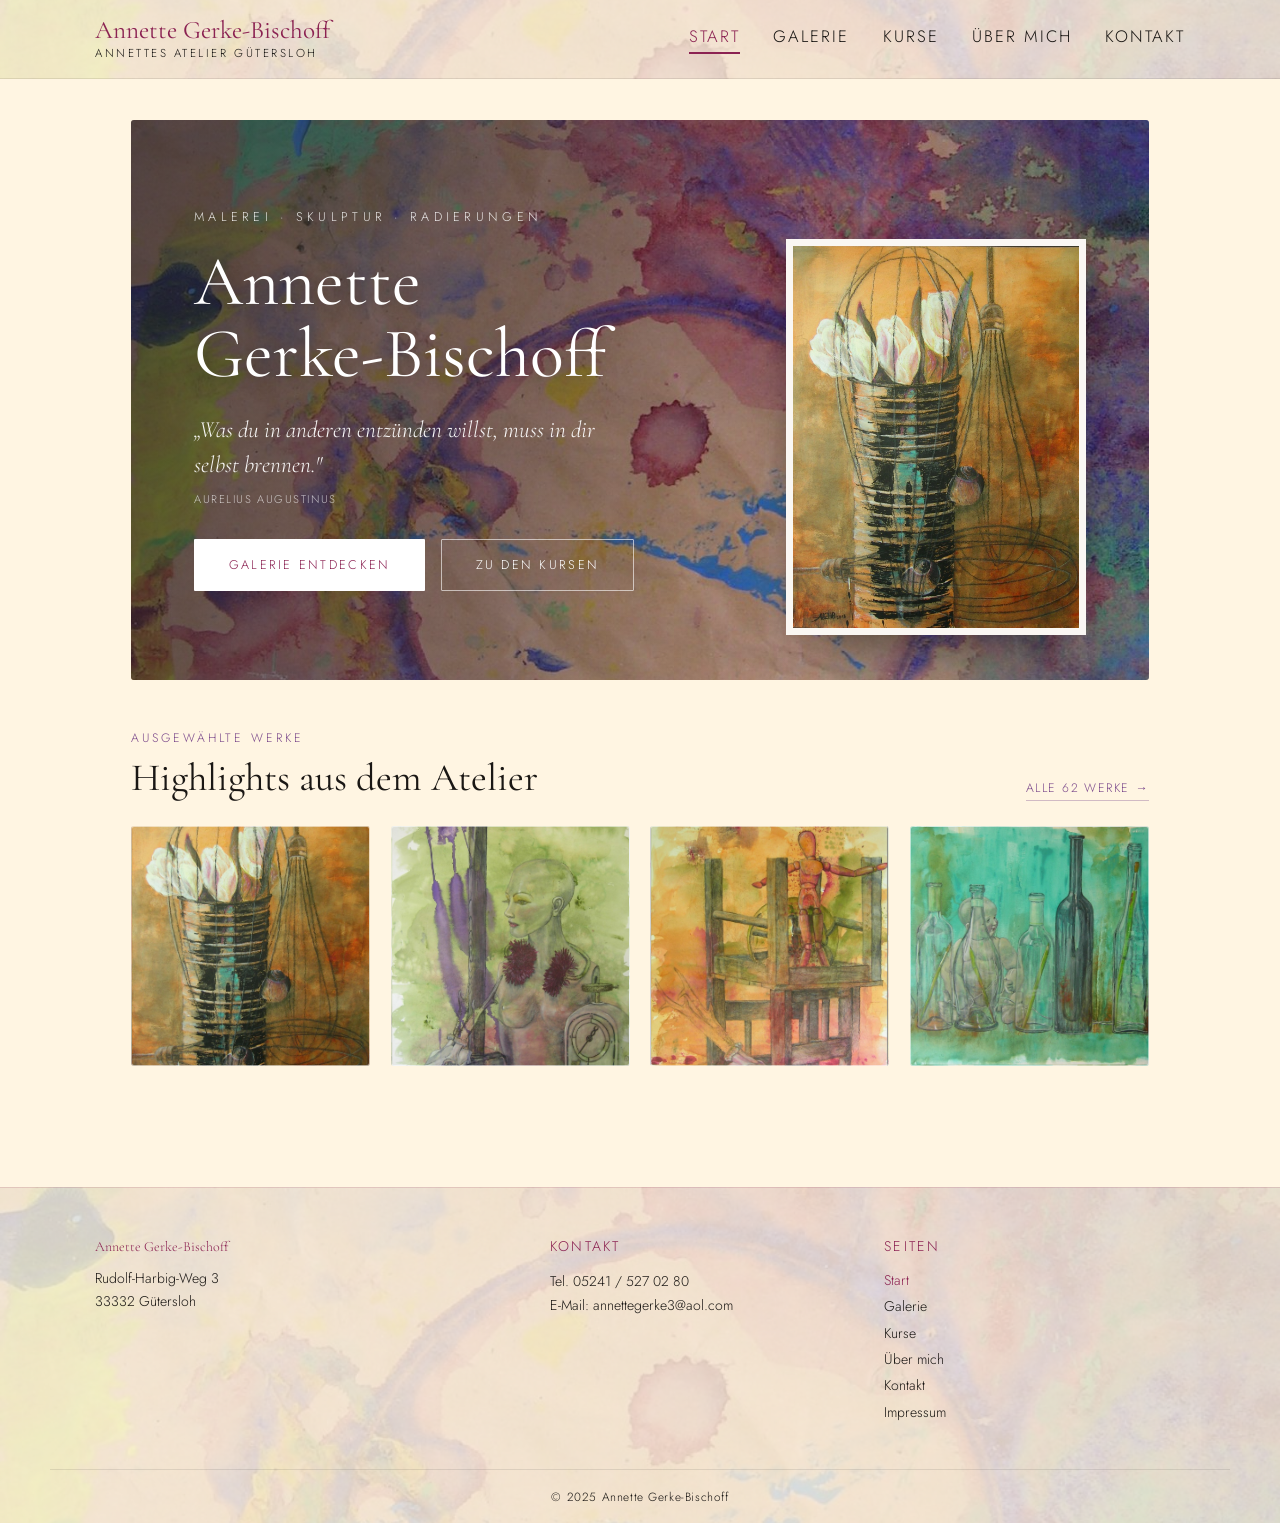
<file: index.html>
<!DOCTYPE html>
<html lang="de">
<head>
<meta name="robots" content="noindex,nofollow">
<script>window.AGB_STORE_CONFIG = {"repo":"Juliuslgbck/annette-website","branch":"inhalt","apiBase":"https://api.github.com"};</script>
<script src="demo/github-store.js"></script>
<script src="demo/demo-api.js"></script>
<meta charset="UTF-8">
<meta name="viewport" content="width=device-width, initial-scale=1.0">
<title>Annette Gerke-Bischoff</title>


<meta name="description" content="Annette Gerke-Bischoff – Malerei, Aquarell und Mischtechnik aus Gütersloh. Originalwerke aus dem eigenen Atelier entdecken und Kurse buchen.">
<link rel="canonical" href="https://annettegerkebischoff.de/">

<!-- Open Graph / Facebook -->
<meta property="og:type" content="website">
<meta property="og:site_name" content="Annette Gerke-Bischoff">
<meta property="og:locale" content="de_DE">
<meta property="og:title" content="Annette Gerke-Bischoff">
<meta property="og:description" content="Annette Gerke-Bischoff – Malerei, Aquarell und Mischtechnik aus Gütersloh. Originalwerke aus dem eigenen Atelier entdecken und Kurse buchen.">
<meta property="og:url" content="https://annettegerkebischoff.de/">
<meta property="og:image" content="https://annettegerkebischoff.de/uploads/works/11-mischtechnik-auf-papier-50-cm-x-65-cmi.jpg">

<!-- Twitter Card -->
<meta name="twitter:card" content="summary_large_image">
<meta name="twitter:title" content="Annette Gerke-Bischoff">
<meta name="twitter:description" content="Annette Gerke-Bischoff – Malerei, Aquarell und Mischtechnik aus Gütersloh. Originalwerke aus dem eigenen Atelier entdecken und Kurse buchen.">
<meta name="twitter:image" content="https://annettegerkebischoff.de/uploads/works/11-mischtechnik-auf-papier-50-cm-x-65-cmi.jpg">

<!-- Favicon -->
<link rel="icon" type="image/png" sizes="32x32" href="media/favicon/favicon-32.png">
<link rel="icon" type="image/png" sizes="16x16" href="media/favicon/favicon-16.png">
<link rel="apple-touch-icon" sizes="180x180" href="media/favicon/apple-touch-icon.png">

<link rel="stylesheet" href="assets/css/main.css?v=1794661514">

<script type="application/ld+json">
{"@context":"https://schema.org","@type":"LocalBusiness","additionalType":"https://schema.org/ArtGallery","name":"Annette Gerke-Bischoff","description":"Atelier für Malerei (Aquarell, Mischtechnik) mit Verkauf von Originalwerken sowie Mal- und Kreativkursen.","url":"https://annettegerkebischoff.de/","image":"https://annettegerkebischoff.de/uploads/works/11-mischtechnik-auf-papier-50-cm-x-65-cmi.jpg","telephone":"+49-5241-5270280","email":"annettegerke3@aol.com","address":{"@type":"PostalAddress","streetAddress":"Rudolf-Harbig-Weg 3","postalCode":"33332","addressLocality":"Gütersloh","addressCountry":"DE"},"founder":{"@type":"Person","name":"Annette Gerke-Bischoff"}}</script>
</head>
<body>
<nav id="site-nav">
  <div class="nav-inner">
    <div class="nav-brand">
      <span class="nav-brand-name">Annette Gerke-Bischoff</span>
      <span class="nav-brand-tag">Annettes Atelier Gütersloh</span>
    </div>
    <button type="button" class="nav-toggle" aria-label="Menü öffnen" aria-expanded="false" aria-controls="nav-menu">
      <svg class="icon-open" viewBox="0 0 24 24" aria-hidden="true"><path d="M4 7h16M4 12h16M4 17h10"/></svg>
      <svg class="icon-close" viewBox="0 0 24 24" aria-hidden="true"><path d="M6 6l12 12M18 6 6 18"/></svg>
    </button>
    <div class="nav-menu" id="nav-menu">
      <div class="nav-links">
                  <a href="index.html" class="active" aria-current="page">Start</a>
                  <a href="gallery.html">Galerie</a>
                  <a href="kursangebote.html">Kurse</a>
                  <a href="about.html">Über mich</a>
                  <a href="kontakt.html">Kontakt</a>
              </div>
      <div class="nav-menu-contact">
        <p class="mini-eyebrow">Atelier Gütersloh</p>
        <p>Rudolf-Harbig-Weg 3 · 33332 Gütersloh</p>
        <div class="contact-actions">
  <a href="tel:052415270280" class="act act--solid"><svg viewBox="0 0 24 24" aria-hidden="true"><path d="M5 4h4l2 5-2.5 1.5a11 11 0 0 0 5 5L15 13l5 2v4a2 2 0 0 1-2 2A16 16 0 0 1 3 6a2 2 0 0 1 2-2z"/></svg>Anrufen</a>
  <a href="mailto:annettegerke3@aol.com" class="act act--line"><svg viewBox="0 0 24 24" aria-hidden="true"><rect x="3" y="5" width="18" height="14" rx="2"/><path d="m3 7 9 6 9-6"/></svg>E-Mail</a>
</div>
      </div>
    </div>
  </div>
</nav>

<div class="site-wrap">

<!-- ══════ STARTSEITE ══════ -->
<div id="page-home" class="page active">
  <div class="hero-frame">
  <div class="home-hero">
    <div class="hero-bg"></div>
    <div class="hero-gradient"></div>
    <div class="hero-content">
      <div class="hero-text-col">
        <p class="hero-eyebrow">Malerei · Skulptur · Radierungen</p>
        <h1 class="hero-heading">Annette<br>Gerke-Bischoff</h1>
        <blockquote class="hero-subtitle">„Was du in anderen entzünden willst, muss in dir selbst brennen."<cite>Aurelius Augustinus</cite></blockquote>
        <div class="hero-ctas">
          <a href="gallery.html" class="cta-btn cta-btn--primary">Galerie entdecken</a>
          <a href="kursangebote.html" class="cta-btn cta-btn--ghost">Zu den Kursen</a>
        </div>
      </div>
      <div class="hero-img-col">
        <img src="uploads/works/11-mischtechnik-auf-papier-50-cm-x-65-cmi.jpg" alt="Ich – Mischtechnik">
      </div>
    </div>
  </div>
</div>
  <div class="highlights">
  <div class="highlights-head">
    <div>
      <p class="highlights-eyebrow">Ausgewählte Werke</p>
      <h2 class="highlights-heading">Highlights aus dem Atelier</h2>
    </div>
    <a href="gallery.html" class="highlights-link">Alle 62 Werke →</a>
  </div>
  <div class="highlights-grid">
                <a href="gallery.html?style=innenwelten&amp;work=w1" class="highlights-item" style="background-image:url('uploads/works/11-mischtechnik-auf-papier-50-cm-x-65-cmi.jpg');background-position:50% 50%" aria-label="&quot;Tulpen&quot;"></a>
                <a href="gallery.html?style=innenwelten&amp;work=w2" class="highlights-item" style="background-image:url('uploads/works/4-mischtechnik-auf-papier-50-cm-x-65-cm.jpg');background-position:50% 50%" aria-label="&quot;Aggression&quot;"></a>
                <a href="gallery.html?style=innenwelten&amp;work=w3" class="highlights-item" style="background-image:url('uploads/works/5-mischtechnik-auf-papier-50-cm-x-65-cm.jpg');background-position:50% 50%" aria-label="&quot;Leben u. Tod&quot;"></a>
                <a href="gallery.html?style=innenwelten&amp;work=w4" class="highlights-item" style="background-image:url('uploads/works/8-mischtechnik-auf-papier-50-cm-x-65-cm.jpg');background-position:50% 50%" aria-label="&quot;Lebensweg&quot;"></a>
      </div>
</div>
  </div>

</div><!-- /site-wrap -->

<footer class="site-footer">
  <div class="site-footer-cols">
    <div class="site-footer-col">
      <p class="site-footer-brand">Annette Gerke-Bischoff</p>
      <p>Rudolf-Harbig-Weg 3<br>33332 Gütersloh</p>
      <div class="contact-actions">
  <a href="tel:052415270280" class="act act--solid"><svg viewBox="0 0 24 24" aria-hidden="true"><path d="M5 4h4l2 5-2.5 1.5a11 11 0 0 0 5 5L15 13l5 2v4a2 2 0 0 1-2 2A16 16 0 0 1 3 6a2 2 0 0 1 2-2z"/></svg>Anrufen</a>
  <a href="mailto:annettegerke3@aol.com" class="act act--line"><svg viewBox="0 0 24 24" aria-hidden="true"><rect x="3" y="5" width="18" height="14" rx="2"/><path d="m3 7 9 6 9-6"/></svg>E-Mail</a>
</div>
    </div>
    <div class="site-footer-col">
      <p class="site-footer-heading">Kontakt</p>
      <p>Tel. <a href="tel:052415270280">05241 / 527 02 80</a><br>
      E-Mail: <a href="mailto:annettegerke3@aol.com">annettegerke3@aol.com</a></p>
    </div>
    <div class="site-footer-col">
      <p class="site-footer-heading">Seiten</p>
      <div class="site-footer-links">
                  <a href="index.html" class="active">Start</a>
                  <a href="gallery.html">Galerie</a>
                  <a href="kursangebote.html">Kurse</a>
                  <a href="about.html">Über mich</a>
                  <a href="kontakt.html">Kontakt</a>
                <a href="impressum.html" class="footer-impressum">Impressum</a>
      </div>
    </div>
  </div>
  <div class="site-footer-bottom">
    &copy; 2025 Annette Gerke-Bischoff
  </div>
</footer>

<script src="assets/js/common.js?v=1794661437"></script>
<script src="demo/home-live.js"></script>
</body>
</html>
</file>
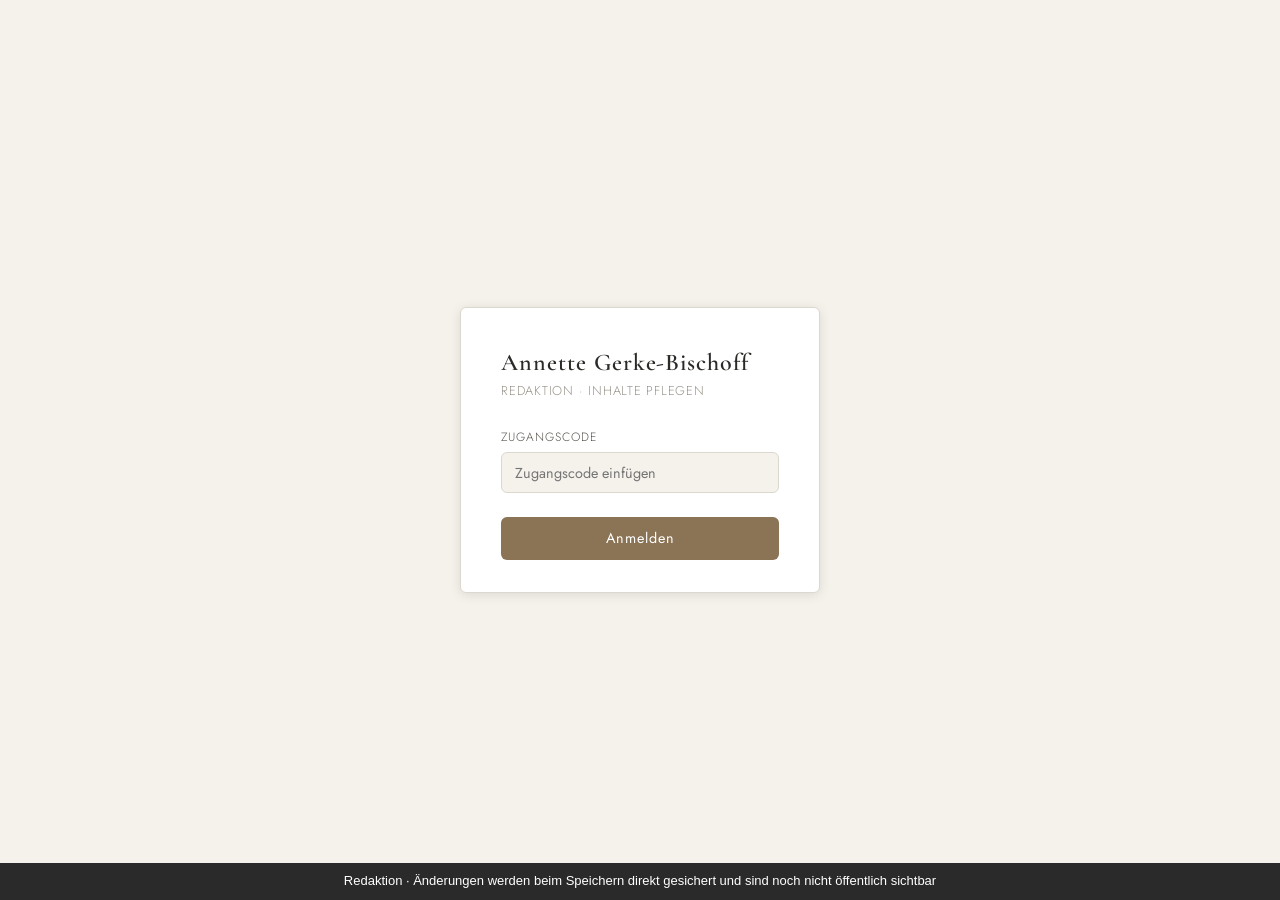
<file: admin/index.html>
<!DOCTYPE html>
<html lang="de">
<head>
<meta name="robots" content="noindex,nofollow">
<base href="../">
<script>window.AGB_STORE_CONFIG = {"repo":"Juliuslgbck/annette-website","branch":"inhalt","apiBase":"https://api.github.com"};</script>
<script src="demo/github-store.js"></script>
<script src="demo/demo-api.js"></script>
<meta charset="UTF-8">
<meta name="viewport" content="width=device-width, initial-scale=1.0">
<title>Admin · Annette Gerke-Bischoff</title>
<link rel="stylesheet" href="assets/css/fonts.css?v=1794661514">
<link rel="stylesheet" href="admin/admin.css?v=1794576632">
</head>
<body>

<!-- ══ LOGIN ══ -->
<div id="screen-login" class="screen">
  <div class="login-box">
    <div class="login-title">Annette Gerke-Bischoff</div>
    <div class="login-sub">Admin · Galerie verwalten</div>
    <div id="login-error" class="error-msg" style="display:none"></div>
    <label>Benutzername</label>
    <input type="text" id="l-user" autocomplete="username" placeholder="admin">
    <label>Passwort</label>
    <input type="password" id="l-pass" autocomplete="current-password" placeholder="••••••••">
    <button id="l-btn" onclick="doLogin()">Anmelden</button>
  </div>
</div>

<!-- ══ APP ══ -->
<div id="screen-app" class="screen" style="display:none">
  <header class="topbar">
    <div class="topbar-title">Annette Gerke-Bischoff &nbsp;<span class="topbar-sep">·</span>&nbsp; Admin</div>
    <div style="display:flex;gap:0.75rem;align-items:center">
      <button class="section-btn"        id="sbtn-startseite"    onclick="showSection('startseite',this)">Startseite</button>
      <button class="section-btn active" id="sbtn-galerie"       onclick="showSection('galerie',this)">Galerie</button>
      <button class="section-btn"        id="sbtn-kurse"         onclick="showSection('kurse',this)">Kursangebote</button>
      <button class="section-btn"        id="sbtn-ueber"         onclick="showSection('ueber',this)">Über mich</button>
      <button class="section-btn"        id="sbtn-impressum"     onclick="showSection('impressum',this)">Impressum</button>
      <button class="section-btn"        id="sbtn-einstellungen" onclick="showSection('einstellungen',this)">Einstellungen</button>
      <a class="section-btn" href="index.html" target="_blank" rel="noopener" title="Die Website in einem neuen Tab ansehen">Seite ansehen ↗</a>
      <button class="section-btn" onclick="downloadBackup()" title="Lädt data/, uploads/ und media/ als ZIP herunter">Backup herunterladen</button>
      <button class="logout-btn" onclick="doLogout()">Abmelden</button>
    </div>
  </header>

  <main class="app-main">

    <!-- ══════════ SEKTION: GALERIE ══════════ -->
    <div id="section-galerie">
      <div id="view-overview">
        <div class="view-head">
          <h2>Galerie-Stile</h2>
          <button class="btn-primary" onclick="openAddStyle()">+ Neuer Stil</button>
        </div>
        <div id="styles-list" class="styles-list"></div>
      </div>
      <div id="view-works" style="display:none">
        <div class="view-head">
          <button class="back-btn" onclick="showOverview()">
            <svg viewBox="0 0 24 24" width="18" height="18"><polyline points="15 18 9 12 15 6" stroke="currentColor" stroke-width="2" fill="none"/></svg>
            Alle Stile
          </button>
          <h2 id="works-style-title"></h2>
          <button class="btn-primary" onclick="openAddWork()">+ Werk hinzufügen</button>
        </div>
        <div id="works-list" class="works-list"></div>
      </div>
    </div>

    <!-- ══════════ SEKTION: STARTSEITE (Reihenfolge wie auf der Website) ══════════ -->
    <div id="section-startseite" style="display:none">
      <div class="view-head">
        <h2>Highlights</h2>
        <button class="btn-primary" id="highlight-add-btn" onclick="openHighlightPicker()">+ Werk auswählen</button>
      </div>
      <p class="section-hint">Bis zu <span id="max-highlights">4</span> Werke aus der Galerie, die auf der Startseite als „Highlights aus dem Atelier“ gezeigt werden. Ist nichts ausgewählt, zeigt die Startseite automatisch die ersten Werke.</p>
      <div id="highlights-list" class="works-list"></div>
      <div id="home-error" class="error-msg" style="display:none;margin-top:1rem"></div>

      <div class="view-head" style="margin-top:2.5rem">
        <h2>Aktuelles</h2>
        <button class="btn-primary" onclick="openNewsModal()">+ Eintrag hinzufügen</button>
      </div>
      <p class="section-hint">Ausstellungen, Specials, Gutscheine … Ein Eintrag erscheint auf der Startseite unter den Highlights, solange das heutige Datum im Zeitraum liegt, und verschwindet danach von selbst. Gibt es keinen aktiven Eintrag, fehlt der ganze Bereich „Aktuelles“.</p>
      <div id="news-list" class="works-list"></div>
    </div>

    <!-- ══════════ SEKTION: KURSANGEBOTE ══════════ -->
    <div id="section-kurse" style="display:none">
      <div class="view-head" style="margin-bottom:1.5rem">
        <h2>Kursangebote bearbeiten</h2>
        <button class="btn-primary" onclick="saveCourses()">Änderungen speichern</button>
      </div>

      <!-- Kurs-Tabs im Admin -->
      <div class="kurs-admin-tabs">
        <button class="kurs-admin-tab active" onclick="switchCourseTab('mal',this)">Mal- &amp; Kreativkurse</button>
        <button class="kurs-admin-tab"        onclick="switchCourseTab('geb',this)">Kindergeburtstage</button>
        <button class="kurs-admin-tab"        onclick="switchCourseTab('atel',this)">Das Atelier</button>
      </div>

      <!-- ── Tab: Mal- & Kreativkurse (Aufbau wie die Kursseite) ── -->
      <div class="kurs-admin-panel active" id="cadmin-mal">
        <div class="mirror">
          <p class="mirror-hint">Der Aufbau entspricht der Kursseite. Zum Ändern direkt in einen Text klicken.</p>

          <div class="mirror-intro">
            <input class="mirror-eyebrow" type="text" id="k-eyebrow" placeholder="Kleiner Hinweistext über der Überschrift">
            <input class="mirror-title" type="text" id="k-title" placeholder="Titel">
            <textarea class="mirror-text" id="k-desc" rows="2" placeholder="Beschreibung"></textarea>
          </div>

          <div id="kurs-boxen" class="mirror-boxes"></div>

          <h4 class="mirror-heading">Slideshow: Werke aus den Kursen</h4>
          <p class="section-hint" style="margin-top:0">Läuft auf der Kursseite direkt über dem Kalender automatisch durch. Bilder hinzufügen (mehrere auf einmal möglich) und mit den Pfeilen ordnen. Ohne Bilder wird die Slideshow nicht angezeigt.</p>
          <div id="slideshow-list"></div>
          <input type="file" id="slide-file" accept="image/*" multiple style="display:none" onchange="addSlides(this)">
          <small id="slideshow-status"></small>

          <div class="mirror-calbar">
            <button class="btn-primary" onclick="openKalenderModal()">Kalender bearbeiten …</button>
            <span id="kal-summary"></span>
          </div>

          <textarea class="mirror-note" id="k-hint" rows="3" placeholder="Hinweis (Fußnote)"></textarea>

          <h4 class="mirror-heading">Preise</h4>
          <div id="preise-list" class="mirror-price-grid"></div>

          <div id="einzeln-list"></div>

          <h4 class="mirror-heading">Gutschein / Spezialangebot</h4>
          <p class="section-hint" style="margin-top:0">Kleiner Hinweisblock unter der Privatstunden-Tabelle, z. B. für ein Weihnachtsspecial oder Gutscheine. Er erscheint nur, solange das heutige Datum im Zeitraum liegt, und nur, wenn ein Text eingetragen ist.</p>
          <div id="angebot-box"></div>
        </div>
      </div>

      <!-- ── Tab: Geburtstage ── -->
      <div class="kurs-admin-panel" id="cadmin-geb">
        <div class="mirror">
          <p class="mirror-hint">Der Aufbau entspricht der Kursseite. Zum Ändern direkt in einen Text klicken.</p>
          <div class="mirror-intro">
            <input class="mirror-eyebrow" type="text" id="g-eyebrow" placeholder="Kleiner Hinweistext über der Überschrift">
            <input class="mirror-title" type="text" id="g-title" placeholder="Titel">
            <textarea class="mirror-text" id="g-desc" rows="2" placeholder="Beschreibung"></textarea>
          </div>
          <textarea class="mirror-text" id="g-text1" rows="2" placeholder="Absatz 1"></textarea>
          <textarea class="mirror-text" id="g-text2" rows="2" placeholder="Absatz 2"></textarea>
          <textarea class="mirror-text" id="g-text3" rows="2" placeholder="Absatz 3"></textarea>
          <h4 class="mirror-heading">Preise</h4>
          <div id="geb-preise-list" class="mirror-price-grid"></div>
        </div>
      </div>

      <!-- ── Tab: Atelier ── -->
      <div class="kurs-admin-panel" id="cadmin-atel">
        <div class="mirror">
          <p class="mirror-hint">Der Aufbau entspricht der Kursseite. Zum Ändern direkt in einen Text klicken.</p>
          <div class="mirror-intro">
            <input class="mirror-eyebrow" type="text" id="a-eyebrow" placeholder="Kleiner Hinweistext über der Überschrift">
            <input class="mirror-title" type="text" id="a-title" placeholder="Titel">
            <textarea class="mirror-text" id="a-desc" rows="2" placeholder="Beschreibung"></textarea>
          </div>
          <textarea class="mirror-text" id="a-text1" rows="3" placeholder="Absatz 1"></textarea>
          <textarea class="mirror-text" id="a-text2" rows="2" placeholder="Absatz 2"></textarea>
        </div>
      </div>

      <div id="courses-error" class="error-msg" style="display:none;margin-top:1rem"></div>
      <div style="margin-top:1.5rem;padding-top:1rem;border-top:1px solid var(--line);text-align:right">
        <button class="btn-primary" onclick="saveCourses()">Änderungen speichern</button>
      </div>
    </div>

    <!-- ══════════ SEKTION: ÜBER MICH ══════════ -->
    <div id="section-ueber" style="display:none">
      <div class="view-head" style="margin-bottom:1.5rem">
        <h2>Über mich</h2>
        <button class="btn-primary" onclick="savePages('about')">Änderungen speichern</button>
      </div>
      <div class="mirror" id="ueber-editor"><p class="mirror-hint">Wird geladen …</p></div>
      <div id="pages-error-ueber" class="error-msg" style="display:none;margin-top:1rem"></div>
      <div style="margin-top:1.5rem;padding-top:1rem;border-top:1px solid var(--line);text-align:right">
        <button class="btn-primary" onclick="savePages('about')">Änderungen speichern</button>
      </div>
    </div>

    <!-- ══════════ SEKTION: IMPRESSUM ══════════ -->
    <div id="section-impressum" style="display:none">
      <div class="view-head" style="margin-bottom:1.5rem">
        <h2>Impressum &amp; Datenschutz</h2>
        <button class="btn-primary" onclick="savePages('impressum')">Änderungen speichern</button>
      </div>
      <div class="mirror" id="impressum-editor"><p class="mirror-hint">Wird geladen …</p></div>
      <div id="pages-error-impressum" class="error-msg" style="display:none;margin-top:1rem"></div>
      <div style="margin-top:1.5rem;padding-top:1rem;border-top:1px solid var(--line);text-align:right">
        <button class="btn-primary" onclick="savePages('impressum')">Änderungen speichern</button>
      </div>
    </div>

    <!-- ══════════ SEKTION: EINSTELLUNGEN ══════════ -->
    <div id="section-einstellungen" style="display:none">
      <div class="view-head" style="margin-bottom:1.5rem">
        <h2>Einstellungen</h2>
        <button class="btn-primary" onclick="saveSettings()">Änderungen speichern</button>
      </div>
      <div class="ca-section">
        <h4>KI-Textstil</h4>
        <p style="font-size:0.78rem;color:var(--ink-f);margin-bottom:0.75rem">Dieser Standard-Ton wird bei jeder KI-Beschreibung verwendet. Zusätzlich kann pro Werk ein spezifischer Kontext ergänzt werden.</p>
        <div class="form-row"><label>Standard-Stilhinweise</label><textarea id="set-ai-style-notes" rows="3"></textarea></div>
      </div>
      <div id="settings-error" class="error-msg" style="display:none;margin-top:1rem"></div>
    </div>

  </main>
</div>

<!-- ══ MODALS Galerie ══ -->
<div id="modal-work" class="modal-overlay" style="display:none" onclick="closeWorkModal(event)">
  <div class="modal-box">
    <h3 id="modal-work-title">Werk hinzufügen</h3>
    <div class="form-row"><label>Stil *</label><select id="w-style"></select></div>
    <div class="form-row"><label>Titel *</label><input type="text" id="w-title" placeholder='z.B. „Lebensweg"'></div>
    <div class="form-row"><label>Technik &amp; Maße</label><input type="text" id="w-technique" placeholder="z.B. Aquarell · 50×65 cm"></div>
    <div class="form-row"><label>Preis</label><input type="text" id="w-price" placeholder="z.B. 450 € oder auf Anfrage (optional)"></div>
    <div class="form-row">
      <label>Beschreibung</label>
      <textarea id="w-desc" rows="3"></textarea>
      <input type="text" id="w-ai-context" placeholder="Zusätzlicher Kontext für die KI zu diesem Werk (optional)" style="margin-top:.4rem">
      <button type="button" id="w-ai-suggest" class="btn-ai-suggest" onclick="generateDescription()">✨ KI-Vorschlag</button>
      <small id="w-ai-status" class="ai-status"></small>
    </div>
    <div class="form-row">
      <label>Bilder * (mindestens eines, die Reihenfolge bestimmt das Vorschaubild)</label>
      <div id="work-images-grid" class="work-images-grid" style="display:none"></div>
      <div class="upload-area" id="upload-area" onclick="document.getElementById('w-file').click()">
        <input type="file" id="w-file" accept="image/*" multiple style="display:none" onchange="handleFileSelect(this)">
        <div id="upload-placeholder"><svg viewBox="0 0 24 24" width="32" height="32"><path d="M21 15v4a2 2 0 0 1-2 2H5a2 2 0 0 1-2-2v-4" stroke="currentColor" stroke-width="1.5" fill="none"/><polyline points="17 8 12 3 7 8" stroke="currentColor" stroke-width="1.5" fill="none"/><line x1="12" y1="3" x2="12" y2="15" stroke="currentColor" stroke-width="1.5"/></svg><span>Bilder hierher ziehen oder klicken</span><small>JPG, PNG, WEBP · max. 10 MB · Mehrfachauswahl möglich</small></div>
      </div>
      <div id="upload-status" class="upload-status" style="display:none"></div>
    </div>
    <div class="form-row"><label class="checkbox-label"><input type="checkbox" id="w-sold"> Werk ist verkauft</label></div>
    <div id="modal-error" class="error-msg" style="display:none"></div>
    <div class="modal-btns">
      <button class="btn-secondary" onclick="closeModal('modal-work')">Abbrechen</button>
      <button class="btn-primary" id="save-work-btn" onclick="saveWork()">Speichern</button>
    </div>
  </div>
</div>

<div id="modal-style" class="modal-overlay" style="display:none" onclick="closeStyleModal(event)">
  <div class="modal-box">
    <h3 id="modal-style-title">Neuer Stil</h3>
    <div class="form-row"><label>Name *</label><input type="text" id="s-name" placeholder="z.B. Aquarelle"></div>
    <div class="form-row"><label>Beschreibung</label><textarea id="s-desc" rows="2"></textarea></div>
    <div class="form-row">
      <label>Vorschaubild *</label>
      <div class="upload-area" id="style-upload-area" onclick="document.getElementById('s-file').click()">
        <input type="file" id="s-file" accept="image/*" style="display:none" onchange="handleStyleFileSelect(this)">
        <div id="style-upload-placeholder"><svg viewBox="0 0 24 24" width="32" height="32"><path d="M21 15v4a2 2 0 0 1-2 2H5a2 2 0 0 1-2-2v-4" stroke="currentColor" stroke-width="1.5" fill="none"/><polyline points="17 8 12 3 7 8" stroke="currentColor" stroke-width="1.5" fill="none"/><line x1="12" y1="3" x2="12" y2="15" stroke="currentColor" stroke-width="1.5"/></svg><span>Bild auswählen</span></div>
        <div id="style-preview-wrap" class="focus-picker" style="display:none">
          <img id="style-upload-preview" alt="Vorschau">
          <div id="style-preview-marker" class="focus-marker"></div>
        </div>
      </div>
      <div id="style-current-wrap" style="display:none">
        <small>Die Stil-Kacheln sind quadratisch. Verschiebe den hellen Rahmen mit gedrückter Maustaste (am Handy mit dem Finger) an die Stelle, die zu sehen sein soll:</small><br>
        <div id="style-current-picker" class="focus-picker">
          <img id="style-current-thumb" style="max-height:280px;max-width:100%;margin-top:4px;" alt="">
          <div id="style-current-marker" class="focus-marker"></div>
        </div>
      </div>
      <input type="hidden" id="s-thumb-position" value="">
    </div>
    <div id="modal-style-error" class="error-msg" style="display:none"></div>
    <div class="modal-btns">
      <button class="btn-secondary" onclick="closeModal('modal-style')">Abbrechen</button>
      <button class="btn-primary" onclick="saveStyle()">Speichern</button>
    </div>
  </div>
</div>

<!-- ══ MODAL Kalender ══ -->
<div id="modal-kal" class="modal-overlay" style="display:none" onclick="if (event.target === this) cancelKalenderModal()">
  <div class="modal-box modal-box-wide">
    <h3>Kalender bearbeiten</h3>
    <p class="section-hint" style="margin-top:0">Die Kurse laufen jede Woche an ihrem Wochentag weiter (Wochentag und Uhrzeit stellst du direkt in den Kurs-Boxen ein). Gesetzliche Feiertage in NRW entfallen automatisch – diese Tage bleiben im Kalender einfach weiß.</p>

    <h4 class="modal-sub">Laufzeit der Kurse</h4>
    <div id="kal-laufzeit"></div>

    <h4 class="modal-sub">Ausfälle</h4>
    <p class="section-hint" style="margin-top:0">Einmalige Ausnahmen (z. B. Krankheit oder Ferien). Für mehrere Tage am Stück „bis“ ausfüllen.</p>
    <div id="kal-ausfaelle"></div>
    <button class="btn-secondary" onclick="addAusfall()">+ Ausfall hinzufügen</button>

    <h4 class="modal-sub">Besondere Termine</h4>
    <p class="section-hint" style="margin-top:0">Außerplanmäßige Termine, z. B. ein Workshop. Sie erscheinen im Kalender in der gewählten Farbe und darunter als Hinweis.</p>
    <div id="kal-specials"></div>
    <button class="btn-secondary" onclick="addSpecial()">+ Besonderen Termin hinzufügen</button>

    <div id="modal-kal-error" class="error-msg" style="display:none;margin-top:1rem"></div>
    <div class="modal-btns">
      <button class="btn-secondary" onclick="cancelKalenderModal()">Abbrechen</button>
      <button class="btn-primary" onclick="saveKalenderModal()">Speichern</button>
    </div>
  </div>
</div>

<!-- ══ MODALS Startseite ══ -->
<div id="modal-news" class="modal-overlay" style="display:none" onclick="if (event.target === this) closeModal('modal-news')">
  <div class="modal-box">
    <h3 id="modal-news-title">Aktuelles: Eintrag hinzufügen</h3>
    <div class="form-row"><label>Überschrift *</label><input type="text" id="n-title" placeholder="z.B. Ausstellung im Kunstverein"></div>
    <div class="form-row"><label>Kurzer Text</label><textarea id="n-text" rows="3" placeholder="Worum geht es? Ein, zwei Sätze genügen."></textarea></div>
    <div class="form-row">
      <label>Bild *</label>
      <div class="upload-area" onclick="document.getElementById('n-file').click()">
        <input type="file" id="n-file" accept="image/*" style="display:none" onchange="handleNewsFile(this)">
        <img id="n-preview" alt="Vorschau" style="display:none">
        <div id="n-placeholder"><span>Bild auswählen</span><small>JPG, PNG, WEBP · max. 10 MB</small></div>
      </div>
    </div>
    <div class="form-row"><label>Von (Beginn, wird klein angezeigt – leer = sofort sichtbar)</label><input type="date" id="n-from"></div>
    <div class="form-row"><label>Bis (letzter Tag – danach wird der Eintrag ausgeblendet; leer = unbefristet)</label><input type="date" id="n-to"></div>
    <div id="modal-news-error" class="error-msg" style="display:none"></div>
    <div class="modal-btns">
      <button class="btn-secondary" onclick="closeModal('modal-news')">Abbrechen</button>
      <button class="btn-primary" id="save-news-btn" onclick="saveNews()">Speichern</button>
    </div>
  </div>
</div>

<div id="modal-pick" class="modal-overlay" style="display:none" onclick="if (event.target === this) closeModal('modal-pick')">
  <div class="modal-box modal-box-wide">
    <h3>Highlights auswählen</h3>
    <p class="section-hint" id="pick-hint"></p>
    <div class="form-row"><label>Stil</label><select id="pick-style" onchange="renderPickGrid()"></select></div>
    <div id="pick-grid" class="pick-grid"></div>
    <div class="modal-btns">
      <button class="btn-primary" onclick="closeModal('modal-pick')">Fertig</button>
    </div>
  </div>
</div>

<div id="modal-focus" class="modal-overlay" style="display:none" onclick="if (event.target === this) closeModal('modal-focus')">
  <div class="modal-box">
    <h3>Ausschnitt für die Startseite</h3>
    <p class="section-hint" style="margin-top:0">Die Highlights werden quadratisch gezeigt. Verschiebe den hellen Rahmen mit gedrückter Maustaste (am Handy mit dem Finger) an die Stelle, die zu sehen sein soll.</p>
    <div class="focus-row">
      <div class="focus-picker" id="focus-picker">
        <img id="focus-img" alt="">
        <div id="focus-marker" class="focus-marker"></div>
      </div>
      <div class="focus-preview-wrap">
        <small>So sieht es aus:</small>
        <div id="focus-preview" class="focus-preview"></div>
      </div>
    </div>
    <div id="modal-focus-error" class="error-msg" style="display:none"></div>
    <div class="modal-btns">
      <button class="btn-secondary" onclick="closeModal('modal-focus')">Abbrechen</button>
      <button class="btn-primary" onclick="saveHighlightFocus()">Speichern</button>
    </div>
  </div>
</div>

<div id="toast" class="toast" style="display:none"></div>
<script src="assets/js/angebot.js?v=1794661437"></script>
<script src="admin/admin.js?v=1794576632"></script>
</body>
</html>
</file>
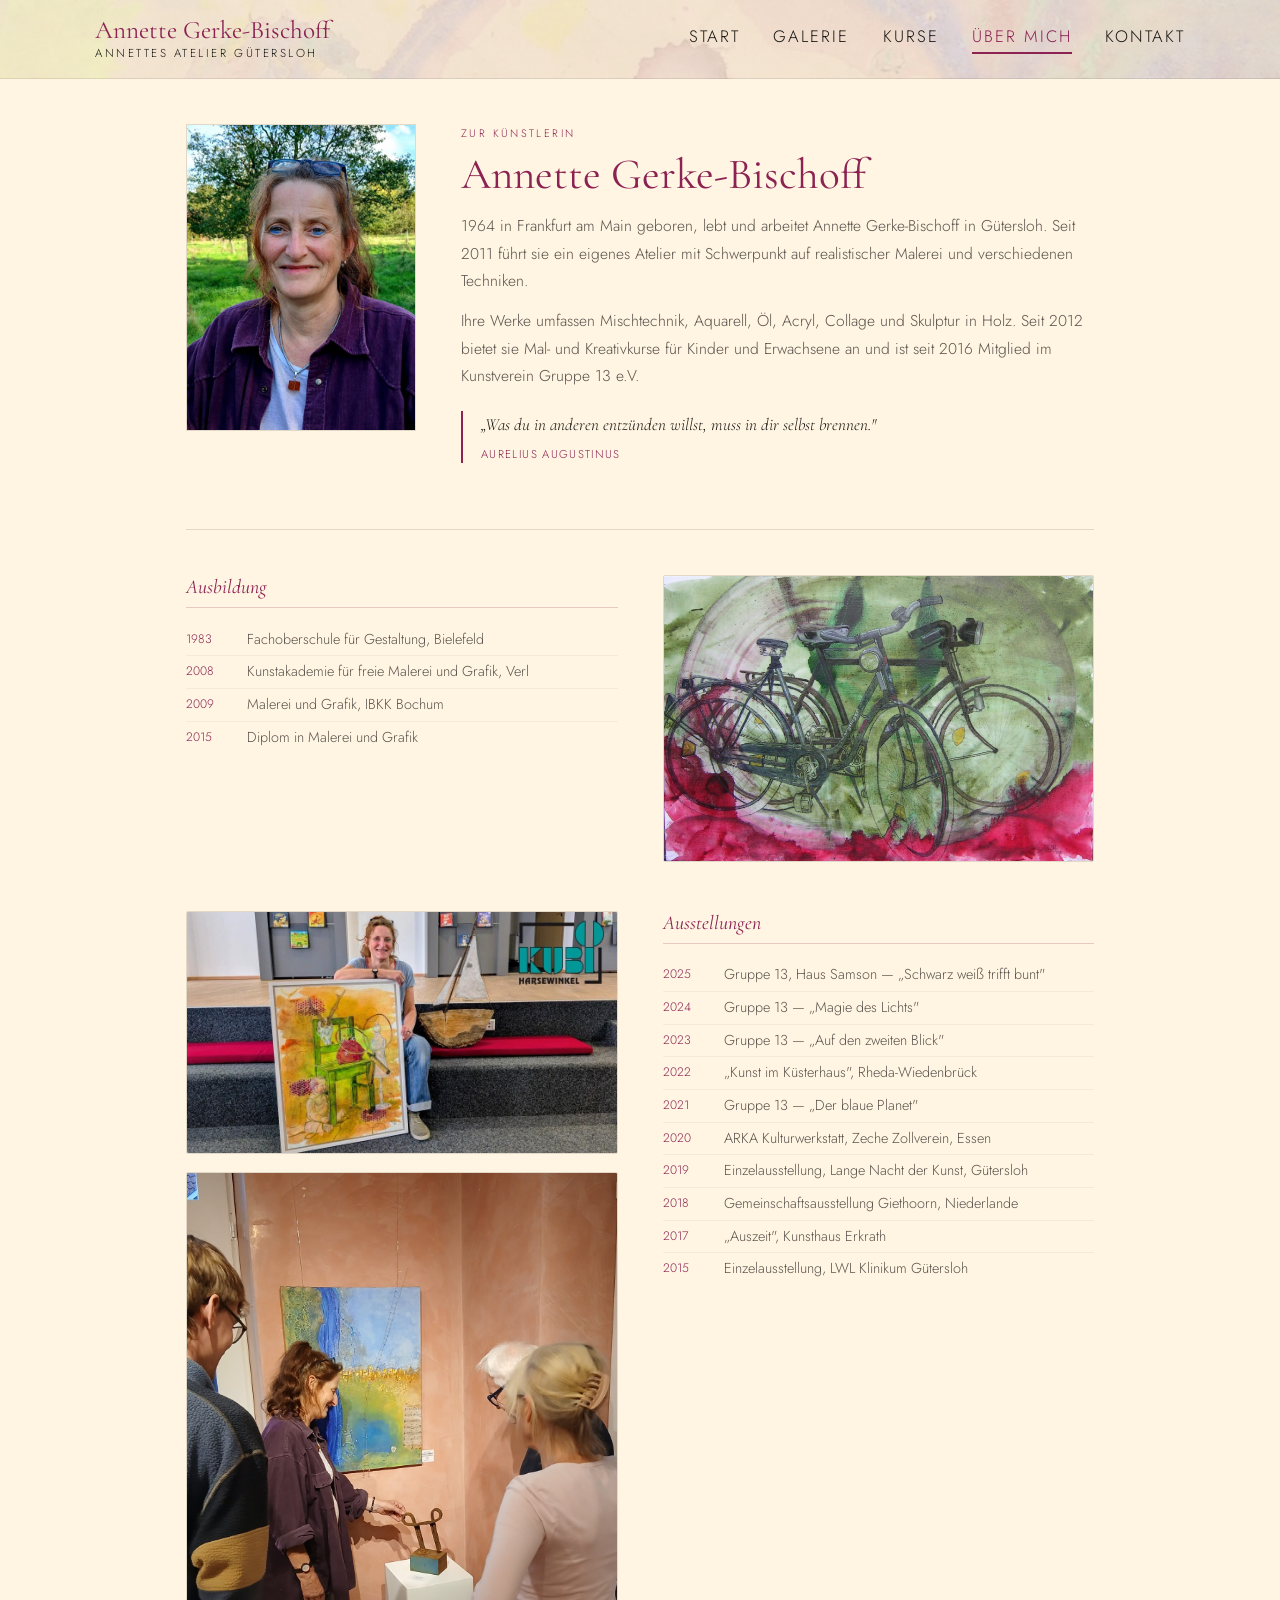
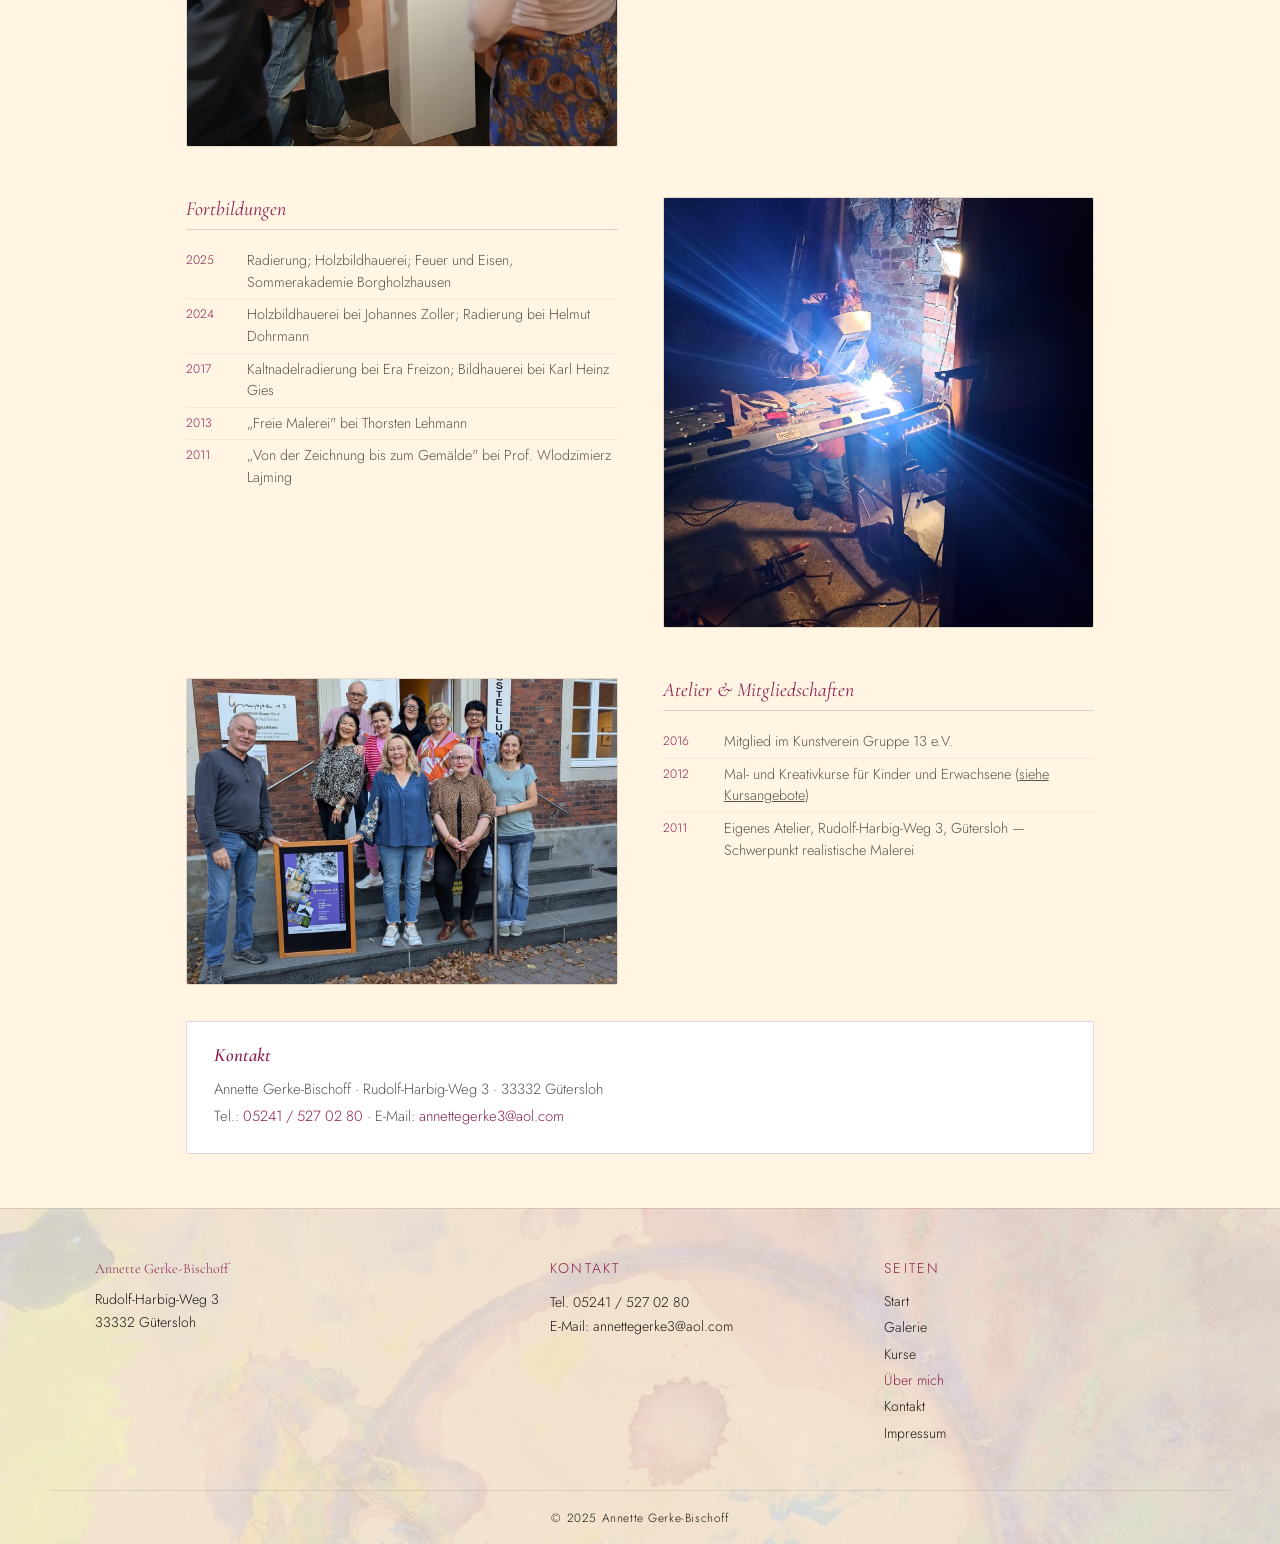
<file: about.html>
<!DOCTYPE html>
<html lang="de">
<head>
<meta name="robots" content="noindex,nofollow">
<script>window.AGB_STORE_CONFIG = {"repo":"Juliuslgbck/annette-website","branch":"inhalt","apiBase":"https://api.github.com"};</script>
<script src="demo/github-store.js"></script>
<script src="demo/demo-api.js"></script>
<meta charset="UTF-8">
<meta name="viewport" content="width=device-width, initial-scale=1.0">
<title>Über Annette Gerke-Bischoff</title>


<meta name="description" content="Annette Gerke-Bischoff, geboren 1964, lebt und malt in Gütersloh. Werdegang, Ausstellungen und ihr Atelier seit 2011.">
<link rel="canonical" href="https://annettegerkebischoff.de/about.html">

<!-- Open Graph / Facebook -->
<meta property="og:type" content="website">
<meta property="og:site_name" content="Annette Gerke-Bischoff">
<meta property="og:locale" content="de_DE">
<meta property="og:title" content="Über Annette Gerke-Bischoff">
<meta property="og:description" content="Annette Gerke-Bischoff, geboren 1964, lebt und malt in Gütersloh. Werdegang, Ausstellungen und ihr Atelier seit 2011.">
<meta property="og:url" content="https://annettegerkebischoff.de/about.html">
<meta property="og:image" content="https://annettegerkebischoff.de/media/about-portrait.jpg">

<!-- Twitter Card -->
<meta name="twitter:card" content="summary_large_image">
<meta name="twitter:title" content="Über Annette Gerke-Bischoff">
<meta name="twitter:description" content="Annette Gerke-Bischoff, geboren 1964, lebt und malt in Gütersloh. Werdegang, Ausstellungen und ihr Atelier seit 2011.">
<meta name="twitter:image" content="https://annettegerkebischoff.de/media/about-portrait.jpg">

<!-- Favicon -->
<link rel="icon" type="image/png" sizes="32x32" href="media/favicon/favicon-32.png">
<link rel="icon" type="image/png" sizes="16x16" href="media/favicon/favicon-16.png">
<link rel="apple-touch-icon" sizes="180x180" href="media/favicon/apple-touch-icon.png">

<link rel="stylesheet" href="assets/css/main.css?v=1794661514">

<script type="application/ld+json">
{"@context":"https://schema.org","@type":"LocalBusiness","additionalType":"https://schema.org/ArtGallery","name":"Annette Gerke-Bischoff","description":"Atelier für Malerei (Aquarell, Mischtechnik) mit Verkauf von Originalwerken sowie Mal- und Kreativkursen.","url":"https://annettegerkebischoff.de/","image":"https://annettegerkebischoff.de/media/about-portrait.jpg","telephone":"+49-5241-5270280","email":"annettegerke3@aol.com","address":{"@type":"PostalAddress","streetAddress":"Rudolf-Harbig-Weg 3","postalCode":"33332","addressLocality":"Gütersloh","addressCountry":"DE"},"founder":{"@type":"Person","name":"Annette Gerke-Bischoff"}}</script>
</head>
<body>
<nav id="site-nav">
  <div class="nav-inner">
    <div class="nav-brand">
      <span class="nav-brand-name">Annette Gerke-Bischoff</span>
      <span class="nav-brand-tag">Annettes Atelier Gütersloh</span>
    </div>
    <button type="button" class="nav-toggle" aria-label="Menü öffnen" aria-expanded="false" aria-controls="nav-menu">
      <svg class="icon-open" viewBox="0 0 24 24" aria-hidden="true"><path d="M4 7h16M4 12h16M4 17h10"/></svg>
      <svg class="icon-close" viewBox="0 0 24 24" aria-hidden="true"><path d="M6 6l12 12M18 6 6 18"/></svg>
    </button>
    <div class="nav-menu" id="nav-menu">
      <div class="nav-links">
                  <a href="index.html">Start</a>
                  <a href="gallery.html">Galerie</a>
                  <a href="kursangebote.html">Kurse</a>
                  <a href="about.html" class="active" aria-current="page">Über mich</a>
                  <a href="kontakt.html">Kontakt</a>
              </div>
      <div class="nav-menu-contact">
        <p class="mini-eyebrow">Atelier Gütersloh</p>
        <p>Rudolf-Harbig-Weg 3 · 33332 Gütersloh</p>
        <div class="contact-actions">
  <a href="tel:052415270280" class="act act--solid"><svg viewBox="0 0 24 24" aria-hidden="true"><path d="M5 4h4l2 5-2.5 1.5a11 11 0 0 0 5 5L15 13l5 2v4a2 2 0 0 1-2 2A16 16 0 0 1 3 6a2 2 0 0 1 2-2z"/></svg>Anrufen</a>
  <a href="mailto:annettegerke3@aol.com" class="act act--line"><svg viewBox="0 0 24 24" aria-hidden="true"><rect x="3" y="5" width="18" height="14" rx="2"/><path d="m3 7 9 6 9-6"/></svg>E-Mail</a>
</div>
      </div>
    </div>
  </div>
</nav>

<div class="site-wrap">

<!-- ══════ ÜBER MICH ══════ -->
<div id="page-ueber" class="page active">
  <div class="ueber-body">
    <div class="ueber-hero">
      <img class="ueber-portrait" src="media/about-portrait.jpg" alt="Annette Gerke-Bischoff">
      <div class="ueber-intro">
        <p class="eyebrow">Zur Künstlerin</p>
        <h2>Annette Gerke-Bischoff</h2>
        <p>1964 in Frankfurt am Main geboren, lebt und arbeitet Annette Gerke-Bischoff in Gütersloh. Seit 2011 führt sie ein eigenes Atelier mit Schwerpunkt auf realistischer Malerei und verschiedenen Techniken.</p>
        <p>Ihre Werke umfassen Mischtechnik, Aquarell, Öl, Acryl, Collage und Skulptur in Holz. Seit 2012 bietet sie Mal- und Kreativkurse für Kinder und Erwachsene an und ist seit 2016 Mitglied im Kunstverein Gruppe 13 e.V.</p>
        <blockquote>„Was du in anderen entzünden willst, muss in dir selbst brennen.&quot;<cite>Aurelius Augustinus</cite></blockquote>
      </div>
    </div>
    <div class="ueber-sections">
      <div class="ueber-section">
        <div class="ueber-text">
          <h3>Ausbildung</h3>
          <ul class="timeline">
            <li><span class="yr">1983</span><span>Fachoberschule für Gestaltung, Bielefeld</span></li>
            <li><span class="yr">2008</span><span>Kunstakademie für freie Malerei und Grafik, Verl</span></li>
            <li><span class="yr">2009</span><span>Malerei und Grafik, IBKK Bochum</span></li>
            <li><span class="yr">2015</span><span>Diplom in Malerei und Grafik</span></li>
          </ul>
        </div>
        <div class="ueber-photos">
          <img src="media/about-diplom.jpg" alt="Fahrräder – Mischtechnik, 2015" loading="lazy">
        </div>
      </div>
      <div class="ueber-section">
        <div class="ueber-text">
          <h3>Ausstellungen</h3>
          <ul class="timeline">
            <li><span class="yr">2025</span><span>Gruppe 13, Haus Samson — „Schwarz weiß trifft bunt&quot;</span></li>
            <li><span class="yr">2024</span><span>Gruppe 13 — „Magie des Lichts&quot;</span></li>
            <li><span class="yr">2023</span><span>Gruppe 13 — „Auf den zweiten Blick&quot;</span></li>
            <li><span class="yr">2022</span><span>„Kunst im Küsterhaus&quot;, Rheda-Wiedenbrück</span></li>
            <li><span class="yr">2021</span><span>Gruppe 13 — „Der blaue Planet&quot;</span></li>
            <li><span class="yr">2020</span><span>ARKA Kulturwerkstatt, Zeche Zollverein, Essen</span></li>
            <li><span class="yr">2019</span><span>Einzelausstellung, Lange Nacht der Kunst, Gütersloh</span></li>
            <li><span class="yr">2018</span><span>Gemeinschaftsausstellung Giethoorn, Niederlande</span></li>
            <li><span class="yr">2017</span><span>„Auszeit&quot;, Kunsthaus Erkrath</span></li>
            <li><span class="yr">2015</span><span>Einzelausstellung, LWL Klinikum Gütersloh</span></li>
          </ul>
        </div>
        <div class="ueber-photos">
          <img src="media/about-ausstellung-kubi.jpg" alt="Annette Gerke-Bischoff mit einem ihrer Werke bei einer Ausstellung im KUBI Harsewinkel" loading="lazy">
          <img src="media/about-ausstellung-vernissage.jpg" alt="Annette Gerke-Bischoff erläutert Besuchern bei einer Ausstellung ihre Werke" loading="lazy">
        </div>
      </div>
      <div class="ueber-section">
        <div class="ueber-text">
          <h3>Fortbildungen</h3>
          <ul class="timeline">
            <li><span class="yr">2025</span><span>Radierung; Holzbildhauerei; Feuer und Eisen, Sommerakademie Borgholzhausen</span></li>
            <li><span class="yr">2024</span><span>Holzbildhauerei bei Johannes Zoller; Radierung bei Helmut Dohrmann</span></li>
            <li><span class="yr">2017</span><span>Kaltnadelradierung bei Era Freizon; Bildhauerei bei Karl Heinz Gies</span></li>
            <li><span class="yr">2013</span><span>„Freie Malerei&quot; bei Thorsten Lehmann</span></li>
            <li><span class="yr">2011</span><span>„Von der Zeichnung bis zum Gemälde&quot; bei Prof. Wlodzimierz Lajming</span></li>
          </ul>
        </div>
        <div class="ueber-photos">
          <img src="media/about-fortbildung.jpg" alt="Annette Gerke-Bischoff beim Schweißen" loading="lazy">
        </div>
      </div>
      <div class="ueber-section">
        <div class="ueber-text">
          <h3>Atelier &amp; Mitgliedschaften</h3>
          <ul class="timeline">
            <li><span class="yr">2016</span><span>Mitglied im Kunstverein Gruppe 13 e.V.</span></li>
            <li><span class="yr">2012</span><span>Mal- und Kreativkurse für Kinder und Erwachsene (<a href="kursangebote.html">siehe Kursangebote</a>)</span></li>
            <li><span class="yr">2011</span><span>Eigenes Atelier, Rudolf-Harbig-Weg 3, Gütersloh — Schwerpunkt realistische Malerei</span></li>
          </ul>
        </div>
        <div class="ueber-photos">
          <img src="media/about-gruppe13.jpg" alt="Mitglieder des Kunstvereins Gruppe 13 vor dem Haus Samson" loading="lazy">
        </div>
      </div>
    </div>
    <div class="ueber-contact" style="margin-top:2rem">
      <h3>Kontakt</h3>
      <p>Annette Gerke-Bischoff · Rudolf-Harbig-Weg 3 · 33332 Gütersloh<br>Tel.: <a href="tel:052415270280">05241 / 527 02 80</a> · E-Mail: <a href="mailto:annettegerke3@aol.com">annettegerke3@aol.com</a></p>
    </div>
  </div>
</div>

</div><!-- /site-wrap -->

<footer class="site-footer">
  <div class="site-footer-cols">
    <div class="site-footer-col">
      <p class="site-footer-brand">Annette Gerke-Bischoff</p>
      <p>Rudolf-Harbig-Weg 3<br>33332 Gütersloh</p>
      <div class="contact-actions">
  <a href="tel:052415270280" class="act act--solid"><svg viewBox="0 0 24 24" aria-hidden="true"><path d="M5 4h4l2 5-2.5 1.5a11 11 0 0 0 5 5L15 13l5 2v4a2 2 0 0 1-2 2A16 16 0 0 1 3 6a2 2 0 0 1 2-2z"/></svg>Anrufen</a>
  <a href="mailto:annettegerke3@aol.com" class="act act--line"><svg viewBox="0 0 24 24" aria-hidden="true"><rect x="3" y="5" width="18" height="14" rx="2"/><path d="m3 7 9 6 9-6"/></svg>E-Mail</a>
</div>
    </div>
    <div class="site-footer-col">
      <p class="site-footer-heading">Kontakt</p>
      <p>Tel. <a href="tel:052415270280">05241 / 527 02 80</a><br>
      E-Mail: <a href="mailto:annettegerke3@aol.com">annettegerke3@aol.com</a></p>
    </div>
    <div class="site-footer-col">
      <p class="site-footer-heading">Seiten</p>
      <div class="site-footer-links">
                  <a href="index.html">Start</a>
                  <a href="gallery.html">Galerie</a>
                  <a href="kursangebote.html">Kurse</a>
                  <a href="about.html" class="active">Über mich</a>
                  <a href="kontakt.html">Kontakt</a>
                <a href="impressum.html" class="footer-impressum">Impressum</a>
      </div>
    </div>
  </div>
  <div class="site-footer-bottom">
    &copy; 2025 Annette Gerke-Bischoff
  </div>
</footer>

<script src="assets/js/common.js?v=1794661437"></script>
<script src="demo/rich-text.js"></script>
<script src="demo/pages-live.js"></script>
</body>
</html>
</file>
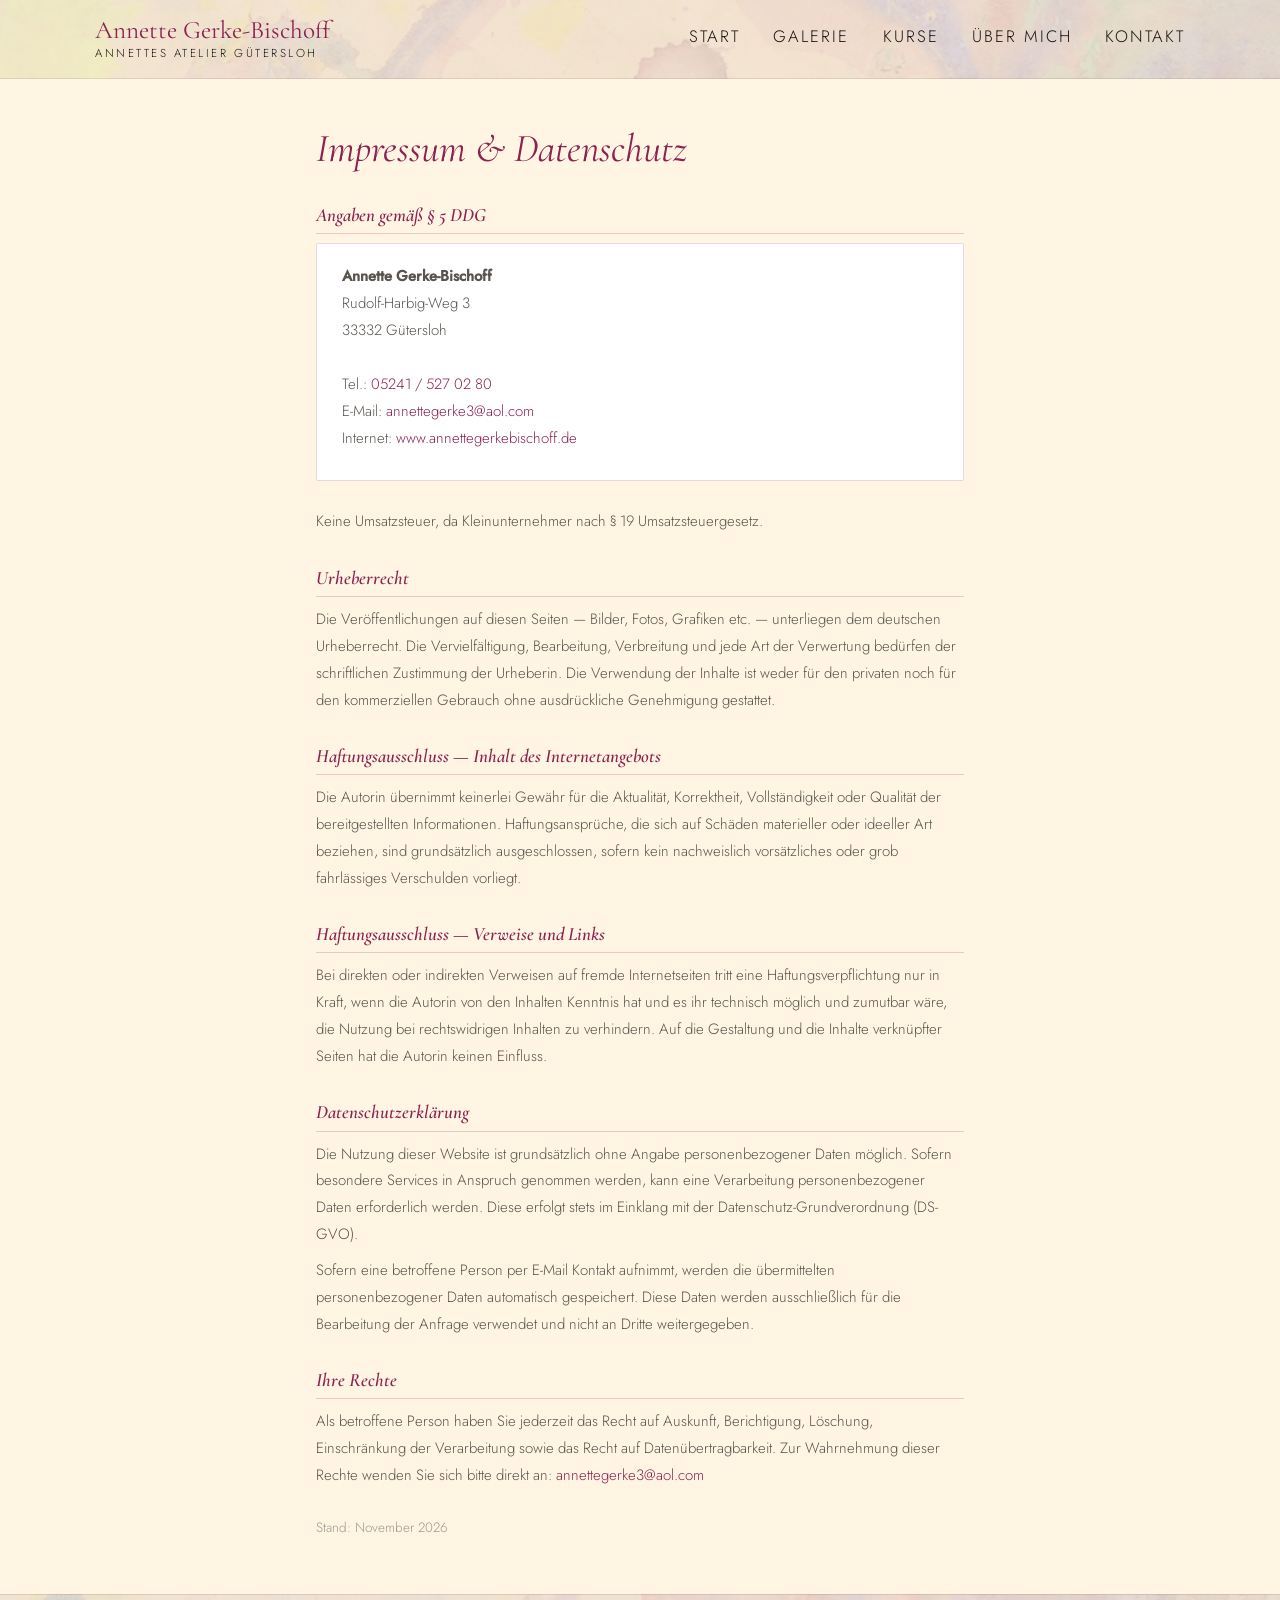
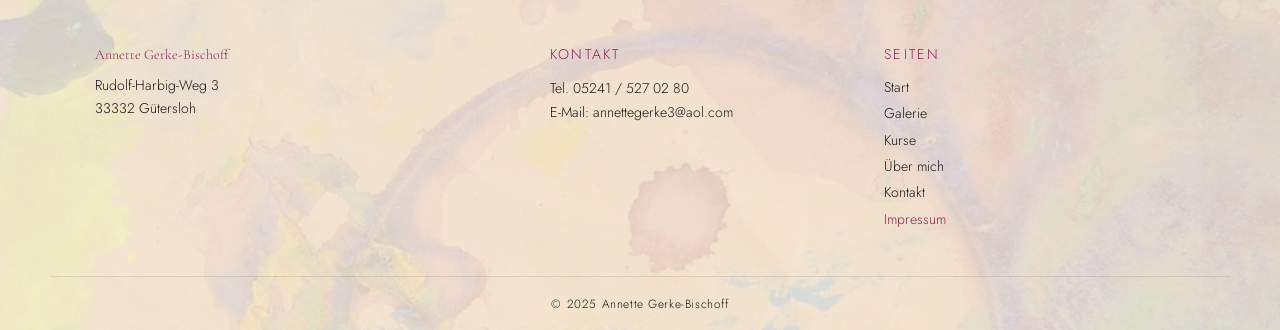
<file: impressum.html>
<!DOCTYPE html>
<html lang="de">
<head>
<meta name="robots" content="noindex,nofollow">
<script>window.AGB_STORE_CONFIG = {"repo":"Juliuslgbck/annette-website","branch":"inhalt","apiBase":"https://api.github.com"};</script>
<script src="demo/github-store.js"></script>
<script src="demo/demo-api.js"></script>
<meta charset="UTF-8">
<meta name="viewport" content="width=device-width, initial-scale=1.0">
<title>Impressum - Annette Gerke-Bischoff</title>


<meta name="description" content="Impressum und Datenschutzerklärung von Annette Gerke-Bischoff.">
<link rel="canonical" href="https://annettegerkebischoff.de/impressum.html">
<meta name="robots" content="noindex,follow">

<!-- Open Graph / Facebook -->
<meta property="og:type" content="website">
<meta property="og:site_name" content="Annette Gerke-Bischoff">
<meta property="og:locale" content="de_DE">
<meta property="og:title" content="Impressum - Annette Gerke-Bischoff">
<meta property="og:description" content="Impressum und Datenschutzerklärung von Annette Gerke-Bischoff.">
<meta property="og:url" content="https://annettegerkebischoff.de/impressum.html">
<meta property="og:image" content="https://annettegerkebischoff.de/uploads/works/11-mischtechnik-auf-papier-50-cm-x-65-cmi.jpg">

<!-- Twitter Card -->
<meta name="twitter:card" content="summary_large_image">
<meta name="twitter:title" content="Impressum - Annette Gerke-Bischoff">
<meta name="twitter:description" content="Impressum und Datenschutzerklärung von Annette Gerke-Bischoff.">
<meta name="twitter:image" content="https://annettegerkebischoff.de/uploads/works/11-mischtechnik-auf-papier-50-cm-x-65-cmi.jpg">

<!-- Favicon -->
<link rel="icon" type="image/png" sizes="32x32" href="media/favicon/favicon-32.png">
<link rel="icon" type="image/png" sizes="16x16" href="media/favicon/favicon-16.png">
<link rel="apple-touch-icon" sizes="180x180" href="media/favicon/apple-touch-icon.png">

<link rel="stylesheet" href="assets/css/main.css?v=1794661514">

<script type="application/ld+json">
{"@context":"https://schema.org","@type":"LocalBusiness","additionalType":"https://schema.org/ArtGallery","name":"Annette Gerke-Bischoff","description":"Atelier für Malerei (Aquarell, Mischtechnik) mit Verkauf von Originalwerken sowie Mal- und Kreativkursen.","url":"https://annettegerkebischoff.de/","image":"https://annettegerkebischoff.de/uploads/works/11-mischtechnik-auf-papier-50-cm-x-65-cmi.jpg","telephone":"+49-5241-5270280","email":"annettegerke3@aol.com","address":{"@type":"PostalAddress","streetAddress":"Rudolf-Harbig-Weg 3","postalCode":"33332","addressLocality":"Gütersloh","addressCountry":"DE"},"founder":{"@type":"Person","name":"Annette Gerke-Bischoff"}}</script>
</head>
<body>
<nav id="site-nav">
  <div class="nav-inner">
    <div class="nav-brand">
      <span class="nav-brand-name">Annette Gerke-Bischoff</span>
      <span class="nav-brand-tag">Annettes Atelier Gütersloh</span>
    </div>
    <button type="button" class="nav-toggle" aria-label="Menü öffnen" aria-expanded="false" aria-controls="nav-menu">
      <svg class="icon-open" viewBox="0 0 24 24" aria-hidden="true"><path d="M4 7h16M4 12h16M4 17h10"/></svg>
      <svg class="icon-close" viewBox="0 0 24 24" aria-hidden="true"><path d="M6 6l12 12M18 6 6 18"/></svg>
    </button>
    <div class="nav-menu" id="nav-menu">
      <div class="nav-links">
                  <a href="index.html">Start</a>
                  <a href="gallery.html">Galerie</a>
                  <a href="kursangebote.html">Kurse</a>
                  <a href="about.html">Über mich</a>
                  <a href="kontakt.html">Kontakt</a>
              </div>
      <div class="nav-menu-contact">
        <p class="mini-eyebrow">Atelier Gütersloh</p>
        <p>Rudolf-Harbig-Weg 3 · 33332 Gütersloh</p>
        <div class="contact-actions">
  <a href="tel:052415270280" class="act act--solid"><svg viewBox="0 0 24 24" aria-hidden="true"><path d="M5 4h4l2 5-2.5 1.5a11 11 0 0 0 5 5L15 13l5 2v4a2 2 0 0 1-2 2A16 16 0 0 1 3 6a2 2 0 0 1 2-2z"/></svg>Anrufen</a>
  <a href="mailto:annettegerke3@aol.com" class="act act--line"><svg viewBox="0 0 24 24" aria-hidden="true"><rect x="3" y="5" width="18" height="14" rx="2"/><path d="m3 7 9 6 9-6"/></svg>E-Mail</a>
</div>
      </div>
    </div>
  </div>
</nav>

<div class="site-wrap">

<!-- ══════ IMPRESSUM ══════ -->
<div id="page-impressum" class="page active">
  <div class="impressum-body">
    <h2>Impressum &amp; Datenschutz</h2>
    <h3>Angaben gemäß § 5 DDG</h3>
    <div class="contact-block"><p><strong>Annette Gerke-Bischoff</strong><br>Rudolf-Harbig-Weg 3<br>33332 Gütersloh<br><br>Tel.: <a href="tel:052415270280">05241 / 527 02 80</a><br>E-Mail: <a href="mailto:annettegerke3@aol.com">annettegerke3@aol.com</a><br>Internet: <a href="https://annettegerkebischoff.de">www.annettegerkebischoff.de</a></p></div>
    <p>Keine Umsatzsteuer, da Kleinunternehmer nach § 19 Umsatzsteuergesetz.</p>
    <h3>Urheberrecht</h3>
    <p>Die Veröffentlichungen auf diesen Seiten — Bilder, Fotos, Grafiken etc. — unterliegen dem deutschen Urheberrecht. Die Vervielfältigung, Bearbeitung, Verbreitung und jede Art der Verwertung bedürfen der schriftlichen Zustimmung der Urheberin. Die Verwendung der Inhalte ist weder für den privaten noch für den kommerziellen Gebrauch ohne ausdrückliche Genehmigung gestattet.</p>
    <h3>Haftungsausschluss — Inhalt des Internetangebots</h3>
    <p>Die Autorin übernimmt keinerlei Gewähr für die Aktualität, Korrektheit, Vollständigkeit oder Qualität der bereitgestellten Informationen. Haftungsansprüche, die sich auf Schäden materieller oder ideeller Art beziehen, sind grundsätzlich ausgeschlossen, sofern kein nachweislich vorsätzliches oder grob fahrlässiges Verschulden vorliegt.</p>
    <h3>Haftungsausschluss — Verweise und Links</h3>
    <p>Bei direkten oder indirekten Verweisen auf fremde Internetseiten tritt eine Haftungsverpflichtung nur in Kraft, wenn die Autorin von den Inhalten Kenntnis hat und es ihr technisch möglich und zumutbar wäre, die Nutzung bei rechtswidrigen Inhalten zu verhindern. Auf die Gestaltung und die Inhalte verknüpfter Seiten hat die Autorin keinen Einfluss.</p>
    <h3>Datenschutzerklärung</h3>
    <p>Die Nutzung dieser Website ist grundsätzlich ohne Angabe personenbezogener Daten möglich. Sofern besondere Services in Anspruch genommen werden, kann eine Verarbeitung personenbezogener Daten erforderlich werden. Diese erfolgt stets im Einklang mit der Datenschutz-Grundverordnung (DS-GVO).</p>
<p>Sofern eine betroffene Person per E-Mail Kontakt aufnimmt, werden die übermittelten personenbezogener Daten automatisch gespeichert. Diese Daten werden ausschließlich für die Bearbeitung der Anfrage verwendet und nicht an Dritte weitergegeben.</p>
    <h3>Ihre Rechte</h3>
    <p>Als betroffene Person haben Sie jederzeit das Recht auf Auskunft, Berichtigung, Löschung, Einschränkung der Verarbeitung sowie das Recht auf Datenübertragbarkeit. Zur Wahrnehmung dieser Rechte wenden Sie sich bitte direkt an: <a href="mailto:annettegerke3@aol.com">annettegerke3@aol.com</a></p>
    <p style="margin-top:1.5rem;font-size:0.75rem;color:var(--text-faint)">Stand: November 2026</p>
  </div>
</div>

</div><!-- /site-wrap -->

<footer class="site-footer">
  <div class="site-footer-cols">
    <div class="site-footer-col">
      <p class="site-footer-brand">Annette Gerke-Bischoff</p>
      <p>Rudolf-Harbig-Weg 3<br>33332 Gütersloh</p>
      <div class="contact-actions">
  <a href="tel:052415270280" class="act act--solid"><svg viewBox="0 0 24 24" aria-hidden="true"><path d="M5 4h4l2 5-2.5 1.5a11 11 0 0 0 5 5L15 13l5 2v4a2 2 0 0 1-2 2A16 16 0 0 1 3 6a2 2 0 0 1 2-2z"/></svg>Anrufen</a>
  <a href="mailto:annettegerke3@aol.com" class="act act--line"><svg viewBox="0 0 24 24" aria-hidden="true"><rect x="3" y="5" width="18" height="14" rx="2"/><path d="m3 7 9 6 9-6"/></svg>E-Mail</a>
</div>
    </div>
    <div class="site-footer-col">
      <p class="site-footer-heading">Kontakt</p>
      <p>Tel. <a href="tel:052415270280">05241 / 527 02 80</a><br>
      E-Mail: <a href="mailto:annettegerke3@aol.com">annettegerke3@aol.com</a></p>
    </div>
    <div class="site-footer-col">
      <p class="site-footer-heading">Seiten</p>
      <div class="site-footer-links">
                  <a href="index.html">Start</a>
                  <a href="gallery.html">Galerie</a>
                  <a href="kursangebote.html">Kurse</a>
                  <a href="about.html">Über mich</a>
                  <a href="kontakt.html">Kontakt</a>
                <a href="impressum.html" class="footer-impressum active">Impressum</a>
      </div>
    </div>
  </div>
  <div class="site-footer-bottom">
    &copy; 2025 Annette Gerke-Bischoff
  </div>
</footer>

<script src="assets/js/common.js?v=1794661437"></script>
<script src="demo/rich-text.js"></script>
<script src="demo/pages-live.js"></script>
</body>
</html>
</file>
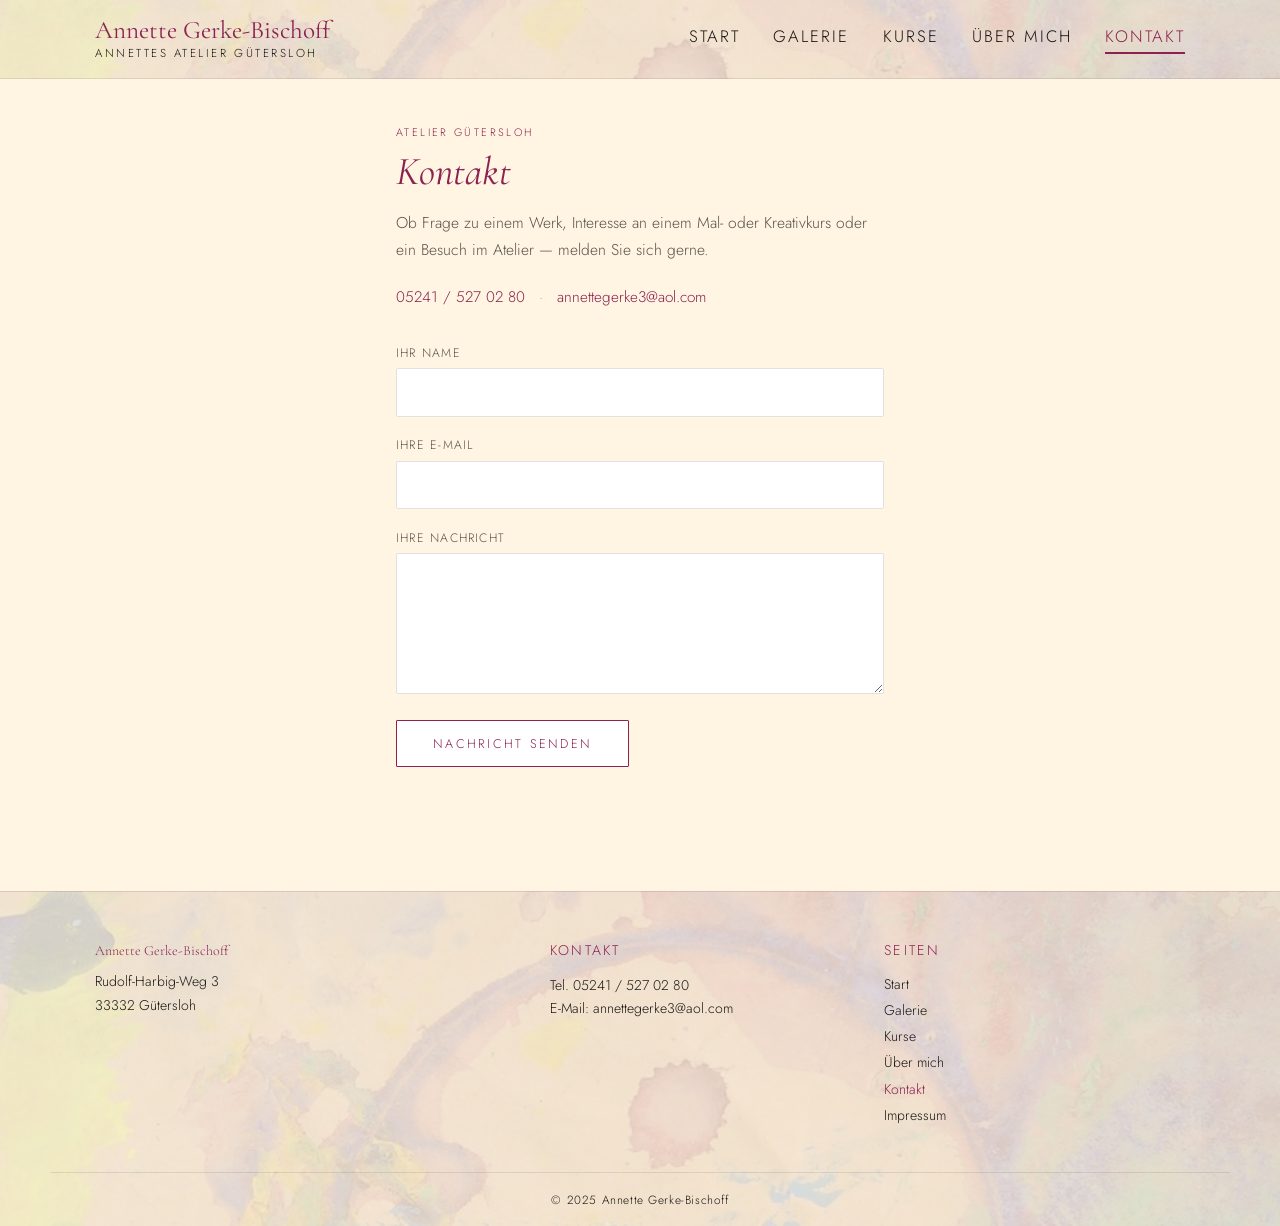
<file: kontakt.html>
<!DOCTYPE html>
<html lang="de">
<head>
<meta name="robots" content="noindex,nofollow">
<script>window.AGB_STORE_CONFIG = {"repo":"Juliuslgbck/annette-website","branch":"inhalt","apiBase":"https://api.github.com"};</script>
<script src="demo/github-store.js"></script>
<script src="demo/demo-api.js"></script>
<meta charset="UTF-8">
<meta name="viewport" content="width=device-width, initial-scale=1.0">
<title>Kontakt - Annette Gerke-Bischoff</title>


<meta name="description" content="Kontaktieren Sie Annette Gerke-Bischoff für Anfragen zu Kunstwerken, Kursen oder Ausstellungen in Gütersloh.">
<link rel="canonical" href="https://annettegerkebischoff.de/kontakt.html">

<!-- Open Graph / Facebook -->
<meta property="og:type" content="website">
<meta property="og:site_name" content="Annette Gerke-Bischoff">
<meta property="og:locale" content="de_DE">
<meta property="og:title" content="Kontakt - Annette Gerke-Bischoff">
<meta property="og:description" content="Kontaktieren Sie Annette Gerke-Bischoff für Anfragen zu Kunstwerken, Kursen oder Ausstellungen in Gütersloh.">
<meta property="og:url" content="https://annettegerkebischoff.de/kontakt.html">
<meta property="og:image" content="https://annettegerkebischoff.de/uploads/works/11-mischtechnik-auf-papier-50-cm-x-65-cmi.jpg">

<!-- Twitter Card -->
<meta name="twitter:card" content="summary_large_image">
<meta name="twitter:title" content="Kontakt - Annette Gerke-Bischoff">
<meta name="twitter:description" content="Kontaktieren Sie Annette Gerke-Bischoff für Anfragen zu Kunstwerken, Kursen oder Ausstellungen in Gütersloh.">
<meta name="twitter:image" content="https://annettegerkebischoff.de/uploads/works/11-mischtechnik-auf-papier-50-cm-x-65-cmi.jpg">

<!-- Favicon -->
<link rel="icon" type="image/png" sizes="32x32" href="media/favicon/favicon-32.png">
<link rel="icon" type="image/png" sizes="16x16" href="media/favicon/favicon-16.png">
<link rel="apple-touch-icon" sizes="180x180" href="media/favicon/apple-touch-icon.png">

<link rel="stylesheet" href="assets/css/main.css?v=1794661514">

<script type="application/ld+json">
{"@context":"https://schema.org","@type":"LocalBusiness","additionalType":"https://schema.org/ArtGallery","name":"Annette Gerke-Bischoff","description":"Atelier für Malerei (Aquarell, Mischtechnik) mit Verkauf von Originalwerken sowie Mal- und Kreativkursen.","url":"https://annettegerkebischoff.de/","image":"https://annettegerkebischoff.de/uploads/works/11-mischtechnik-auf-papier-50-cm-x-65-cmi.jpg","telephone":"+49-5241-5270280","email":"annettegerke3@aol.com","address":{"@type":"PostalAddress","streetAddress":"Rudolf-Harbig-Weg 3","postalCode":"33332","addressLocality":"Gütersloh","addressCountry":"DE"},"founder":{"@type":"Person","name":"Annette Gerke-Bischoff"}}</script>
</head>
<body>
<nav id="site-nav">
  <div class="nav-inner">
    <div class="nav-brand">
      <span class="nav-brand-name">Annette Gerke-Bischoff</span>
      <span class="nav-brand-tag">Annettes Atelier Gütersloh</span>
    </div>
    <button type="button" class="nav-toggle" aria-label="Menü öffnen" aria-expanded="false" aria-controls="nav-menu">
      <svg class="icon-open" viewBox="0 0 24 24" aria-hidden="true"><path d="M4 7h16M4 12h16M4 17h10"/></svg>
      <svg class="icon-close" viewBox="0 0 24 24" aria-hidden="true"><path d="M6 6l12 12M18 6 6 18"/></svg>
    </button>
    <div class="nav-menu" id="nav-menu">
      <div class="nav-links">
                  <a href="index.html">Start</a>
                  <a href="gallery.html">Galerie</a>
                  <a href="kursangebote.html">Kurse</a>
                  <a href="about.html">Über mich</a>
                  <a href="kontakt.html" class="active" aria-current="page">Kontakt</a>
              </div>
      <div class="nav-menu-contact">
        <p class="mini-eyebrow">Atelier Gütersloh</p>
        <p>Rudolf-Harbig-Weg 3 · 33332 Gütersloh</p>
        <div class="contact-actions">
  <a href="tel:052415270280" class="act act--solid"><svg viewBox="0 0 24 24" aria-hidden="true"><path d="M5 4h4l2 5-2.5 1.5a11 11 0 0 0 5 5L15 13l5 2v4a2 2 0 0 1-2 2A16 16 0 0 1 3 6a2 2 0 0 1 2-2z"/></svg>Anrufen</a>
  <a href="mailto:annettegerke3@aol.com" class="act act--line"><svg viewBox="0 0 24 24" aria-hidden="true"><rect x="3" y="5" width="18" height="14" rx="2"/><path d="m3 7 9 6 9-6"/></svg>E-Mail</a>
</div>
      </div>
    </div>
  </div>
</nav>

<div class="site-wrap">

<!-- ══════ KONTAKT ══════ -->
<div id="page-kontakt" class="page active">
  <div class="kontakt-body">
    <p class="eyebrow">Atelier Gütersloh</p>
    <h2>Kontakt</h2>
    <p class="kontakt-intro">Ob Frage zu einem Werk, Interesse an einem Mal- oder Kreativkurs oder ein Besuch im Atelier — melden Sie sich gerne.</p>

    <p class="kontakt-info">
      <a href="tel:052415270280">05241 / 527 02 80</a>
      <span aria-hidden="true">·</span>
      <a href="mailto:annettegerke3@aol.com">annettegerke3@aol.com</a>
    </p>

    <form class="kontakt-form" id="kontakt-form">
      <div class="form-row">
        <label for="k-name">Ihr Name</label>
        <input type="text" id="k-name" name="name" autocomplete="name" required>
      </div>
      <div class="form-row">
        <label for="k-email">Ihre E-Mail</label>
        <input type="email" id="k-email" name="email" autocomplete="email" required>
      </div>
      <div class="form-row">
        <label for="k-message">Ihre Nachricht</label>
        <textarea id="k-message" name="message" rows="5" required></textarea>
      </div>
      <div class="kontakt-hp" aria-hidden="true">
        <label for="k-website">Website</label>
        <input type="text" id="k-website" name="website" tabindex="-1" autocomplete="off">
      </div>
      <button type="submit" class="cta-btn cta-btn--primary">Nachricht senden</button>
      <p class="kontakt-status" id="kontakt-status" role="status"></p>
    </form>
  </div>
</div>

</div><!-- /site-wrap -->

<footer class="site-footer">
  <div class="site-footer-cols">
    <div class="site-footer-col">
      <p class="site-footer-brand">Annette Gerke-Bischoff</p>
      <p>Rudolf-Harbig-Weg 3<br>33332 Gütersloh</p>
      <div class="contact-actions">
  <a href="tel:052415270280" class="act act--solid"><svg viewBox="0 0 24 24" aria-hidden="true"><path d="M5 4h4l2 5-2.5 1.5a11 11 0 0 0 5 5L15 13l5 2v4a2 2 0 0 1-2 2A16 16 0 0 1 3 6a2 2 0 0 1 2-2z"/></svg>Anrufen</a>
  <a href="mailto:annettegerke3@aol.com" class="act act--line"><svg viewBox="0 0 24 24" aria-hidden="true"><rect x="3" y="5" width="18" height="14" rx="2"/><path d="m3 7 9 6 9-6"/></svg>E-Mail</a>
</div>
    </div>
    <div class="site-footer-col">
      <p class="site-footer-heading">Kontakt</p>
      <p>Tel. <a href="tel:052415270280">05241 / 527 02 80</a><br>
      E-Mail: <a href="mailto:annettegerke3@aol.com">annettegerke3@aol.com</a></p>
    </div>
    <div class="site-footer-col">
      <p class="site-footer-heading">Seiten</p>
      <div class="site-footer-links">
                  <a href="index.html">Start</a>
                  <a href="gallery.html">Galerie</a>
                  <a href="kursangebote.html">Kurse</a>
                  <a href="about.html">Über mich</a>
                  <a href="kontakt.html" class="active">Kontakt</a>
                <a href="impressum.html" class="footer-impressum">Impressum</a>
      </div>
    </div>
  </div>
  <div class="site-footer-bottom">
    &copy; 2025 Annette Gerke-Bischoff
  </div>
</footer>

<script src="assets/js/common.js?v=1794661437"></script>
<script src="assets/js/contact.js?v=1794661437"></script>
</body>
</html>
</file>
<file: assets/css/main.css>
@import url("./fonts.css");
@import url("./tokens.css");
@import url("./layout.css");
@import url("./components.css");
@import url("./pages-home.css");
@import url("./pages-about.css");
@import url("./pages-gallery.css");
@import url("./pages-courses.css");
@import url("./pages-impressum.css");
@import url("./pages-contact.css");
@import url("./responsive.css");
</file>
